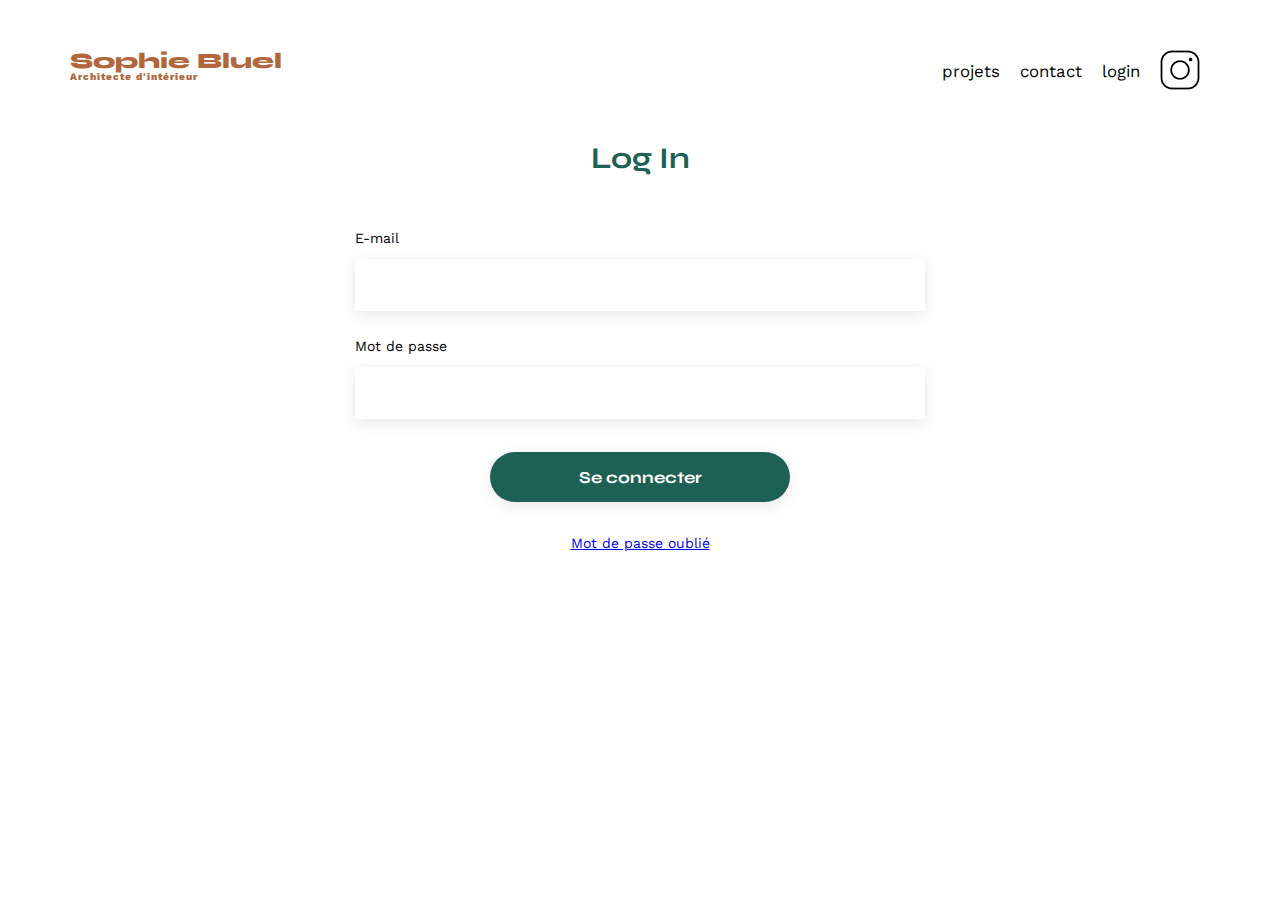
<file: FrontEnd/login.html>
<!DOCTYPE html>
<html lang="fr">
<head>
	<meta charset="UTF-8">
	<title>Sophie Bluel - Architecte d'intérieur</title>
	<meta name="viewport" content="width=device-width, initial-scale=1.0">
	<link rel="preconnect" href="https://fonts.googleapis.com">
	<link rel="preconnect" href="https://fonts.gstatic.com" crossorigin>
	<link href="https://fonts.googleapis.com/css2?family=Syne:wght@700;800&family=Work+Sans&display=swap" rel="stylesheet">
	<meta name="description" content="">
	<link rel="stylesheet" href="./assets/style.css">
	<script type="module" src="./js/login.js"></script>
</head>
<body>
	<header>
		<h1>Sophie Bluel <span>Architecte d'intérieur</span></h1>
		<nav>
			<ul>
				<li>projets</li>
				<li>contact</li>
				<li>login</li>
				<li><img src="./assets/icons/instagram.png" alt="Instagram"></li>
			</ul>
		</nav>
	</header>
	<main>
		<section id="login">
			<h2>Log In</h2>
			<form>
				<label for="email">E-mail</label>
				<input type="email" name="email" id="email" required>
				<label for="password">Mot de passe</label>
				<input type="password" name="password" id="password" required>
				<input type="submit" value="Se connecter">
				<p><a href="#">Mot de passe oublié </a></p>
			</form>
		</section>
	</main>	
</body>
</html>
</file>
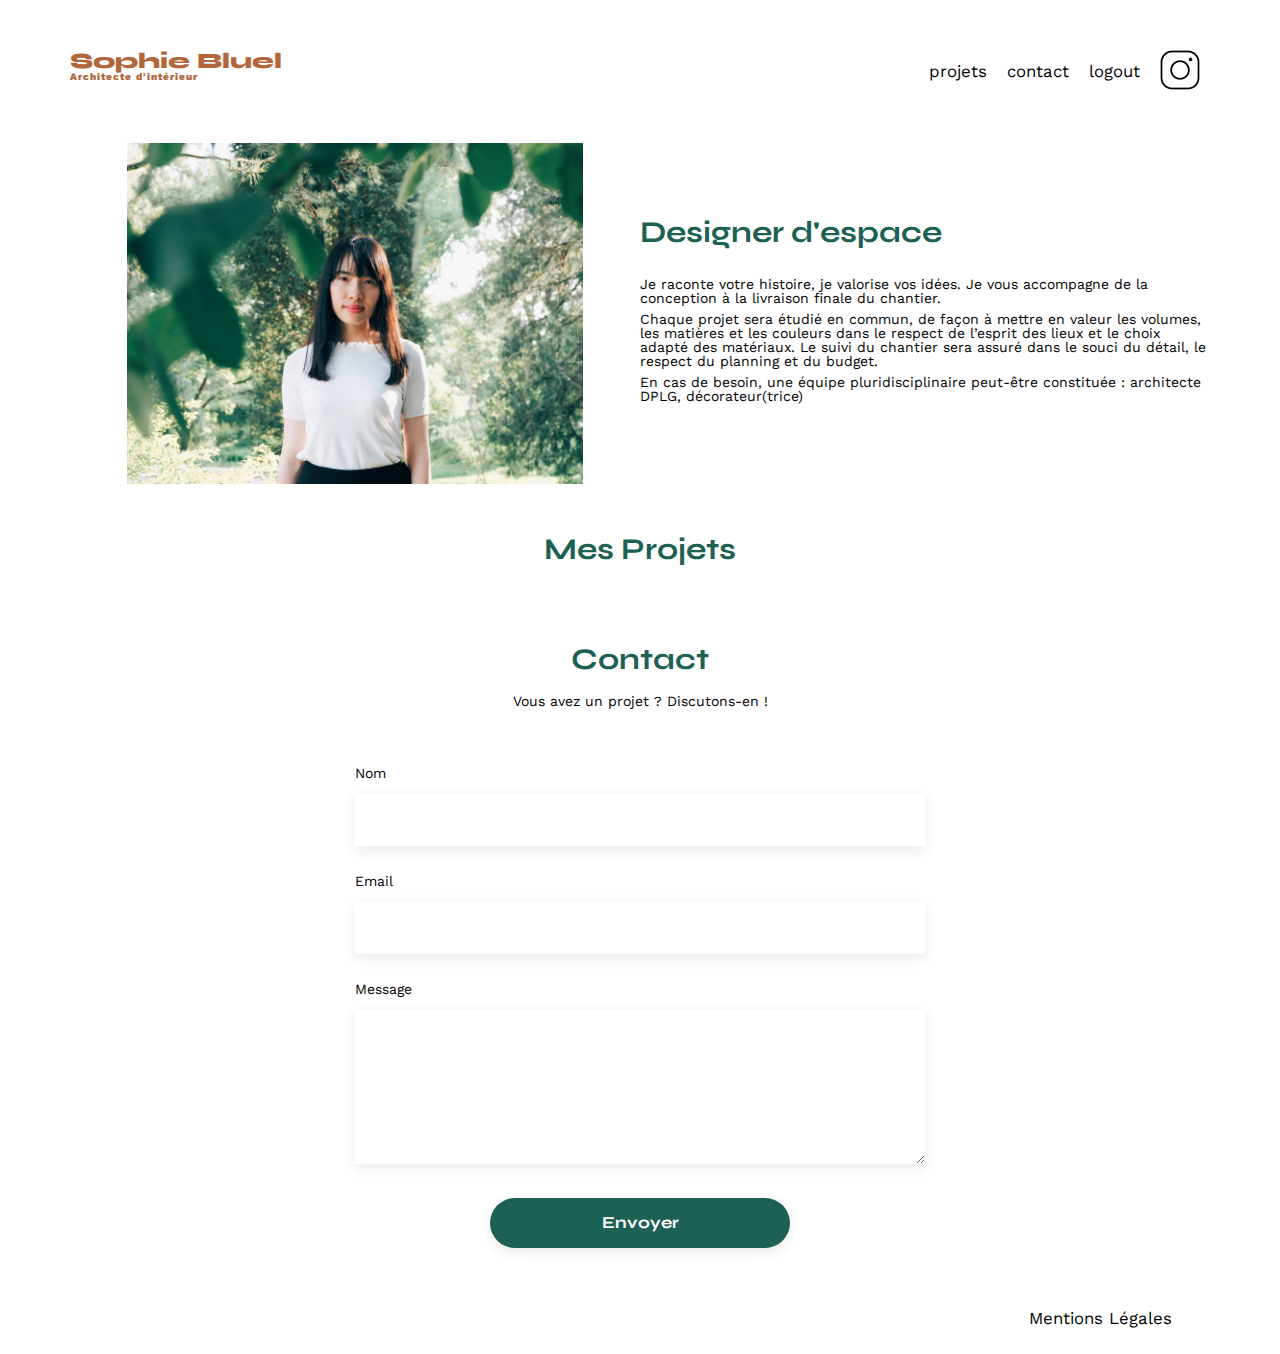
<file: FrontEnd/logout.html>
<!DOCTYPE html>
<html lang="fr">
<head>
	<meta charset="UTF-8">
	<title>Sophie Bluel - Architecte d'intérieur</title>
	<meta name="viewport" content="width=device-width, initial-scale=1.0">
	<link rel="preconnect" href="https://fonts.googleapis.com">
	<link rel="preconnect" href="https://fonts.gstatic.com" crossorigin>
	<link href="https://fonts.googleapis.com/css2?family=Syne:wght@700;800&family=Work+Sans&display=swap" rel="stylesheet">
	<meta name="description" content="">
	<link rel="stylesheet" href="./assets/style.css">
	<script type="module" src="./js/script.js"></script>
</head>
<body>
<header>
	<h1>Sophie Bluel <span>Architecte d'intérieur</span></h1>
	<nav>
		<ul>
			<li>projets</li>
			<li>contact</li>
			<li>logout</li>
			<li><img src="./assets/icons/instagram.png" alt="Instagram"></li>
		</ul>
	</nav>
</header>
<main>
	<section id="introduction">
		<figure>
			<img src="./assets/images/sophie-bluel.png" alt="">
		</figure>
		<article>
			<h2>Designer d'espace</h2>
			<p>Je raconte votre histoire, je valorise vos idées. Je vous accompagne de la conception à la livraison finale du chantier.</p>
			<p>Chaque projet sera étudié en commun, de façon à mettre en valeur les volumes, les matières et les couleurs dans le respect de l’esprit des lieux et le choix adapté des matériaux. Le suivi du chantier sera assuré dans le souci du détail, le respect du planning et du budget.</p>
			<p>En cas de besoin, une équipe pluridisciplinaire peut-être constituée : architecte DPLG, décorateur(trice)</p>
		</article>
	</section>
	<section id="portfolio">
		<h2>Mes Projets</h2>		
	<div class="gallery">		
	</div>
	</section>
	<section id="contact">
		<h2>Contact</h2>
		<p>Vous avez un projet ? Discutons-en !</p>
		<form action="#" method="post">
			<label for="name">Nom</label>
			<input type="text" name="name" id="name">
			<label for="email">Email</label>
			<input type="email" name="email" id="email">
			<label for="message">Message</label>
			<textarea name="message" id="message" cols="30" rows="10"></textarea>
			<input type="submit" value="Envoyer">
		</form>
	</section>
</main>

<footer>
	<nav>
		<ul>
			<li>Mentions Légales</li>
		</ul>
	</nav>
</footer>

</body>
</html>
</file>
<file: FrontEnd/assets/style.css>
/* http://meyerweb.com/eric/tools/css/reset/
   v2.0 | 20110126
   License: none (public domain)
*/

html, body, div, span, applet, object, iframe,
h1, h2, h3, h4, h5, h6, p, blockquote, pre,
a, abbr, acronym, address, big, cite, code,
del, dfn, em, img, ins, kbd, q, s, samp,
small, strike, strong, sub, sup, tt, var,
b, u, i, center,
dl, dt, dd, ol, ul, li,
fieldset, form, label, legend,
table, caption, tbody, tfoot, thead, tr, th, td,
article, aside, canvas, details, embed,
figure, figcaption, footer, header, hgroup,
menu, nav, output, ruby, section, summary,
time, mark, audio, video {
	margin: 0;
	padding: 0;
	border: 0;
	font-size: 100%;
	font: inherit;
	vertical-align: baseline;
}
/* HTML5 display-role reset for older browsers */
article, aside, details, figcaption, figure,
footer, header, hgroup, menu, nav, section {
	display: block;
}
body {
	line-height: 1;
}
ol, ul {
	list-style: none;
}
blockquote, q {
	quotes: none;
}
blockquote:before, blockquote:after,
q:before, q:after {
	content: '';
	content: none;
}
table {
	border-collapse: collapse;
	border-spacing: 0;
}
/** end reset css**/
body {
	max-width: 1140px;
	margin:auto;
	font-family: 'Work Sans' ;
	font-size: 14px;
}
header {
	display: flex;
	justify-content: space-between;
	margin: 50px 0
}
section {
	margin: 50px 0
}

h1{
	display: flex;
	flex-direction: column;
	font-family: 'Syne';
	font-size: 22px;
	font-weight: 800;
	color: #B1663C
}

h1 > span {
	font-family: 'Work Sans';
	font-size:10px;
	letter-spacing: 0.1em;
;
}

h2{
	font-family: 'Syne';
	font-weight: 700;
	font-size: 30px;
	color: #1D6154
}
nav ul {
	display: flex;
	align-items: center;
	list-style-type: none;

}
nav li {
	padding: 0 10px;
	font-size: 1.2em;
}

li:hover {
	color: #B1663C;
}
#introduction {
	display: flex;
	align-items: center;
}
#introduction figure {
	flex: 1
}
#introduction img {
	display: block;
	margin: auto;
	width: 80%;
}

#introduction article {
	flex: 1
}
#introduction h2 {
	margin-bottom: 1em;
}

#introduction p {
	margin-bottom: 0.5em;
}
#portfolio h2 {
	text-align: center;
	margin-bottom: 1em;
}
.gallery {
	width: 100%;
	display: grid;
	grid-template-columns: 1fr 1fr 1fr;
	grid-column-gap: 20px;
	grid-row-gap: 20px;
}

.gallery img {
	width: 100%;
	max-height: 488px;

}
#contact, #login {
	width: 50%;
	margin: auto;
}
#contact > *, #login > * {
	text-align: center;
}

#contact h2, #login h2{
	margin-bottom: 20px;
}
#contact form, #login form, .addWorks form {
	text-align: left;
	margin-top:30px;
	display: flex;
	flex-direction: column;
}

#contact input, #login input, .deleteWorks input, .addWorks input, .addWorks select {
	height: 50px;
	font-size: 1.2em;
	border: none;
	box-shadow: 0px 4px 14px rgba(0, 0, 0, 0.09);
}
#contact label, #login label {
	margin: 2em 0 1em 0;
}
#contact textarea {
	border: none;
	box-shadow: 0px 4px 14px rgba(0, 0, 0, 0.09);
}

input[type="submit"], input[type="button"]{
	font-family: 'Syne';
	font-weight: 700;
	color: white;
	background-color: #1D6154;
	margin : 2em auto ;
	width: 300px;
	text-align: center;
	border-radius: 60px ;
}

footer nav ul {
	display: flex;
	justify-content: flex-end;
	margin: 2em
}

.filters {
	margin-top:20px;
	margin-bottom:20px;
	display: flex;
    flex-direction: row;
    justify-content: center;

}

.filter-title {
	top: 813px;
	left: 427px;
	gap: 0px;
	border-radius: 60px;
	border: 1px solid #1D6154 ;
	opacity: 0px;
	margin-right: 10px;
    padding: 15px;
	color: #1D6154;
	border-color: #1D6154;
	font-family: 'Syne';
	font-size: 16px;
}

.filter-selected {
	color: white;
	background-color: #1D6154;
}

#login p {
	text-align: center;
	
}


.modal {
	position: fixed;
	display: flex;
	align-items: center;
	justify-content: center;
	top: 10%;
  	left: 30%;
	background-color: rgba(0, 0, 0, 0.08); 	

}

.modal-wrapper {
	overflow-y: auto;
	width: 630px;
	height: 780px;
	max-width: calc(100vw - 20px);
	background-color: #fff;
	padding: 30px;
}

#portfolio #editProject {
	display: flex; 
	justify-content: center;
  }
  
  #portfolio .fa-edit {
	margin-top: 12px; 
	padding-left: 20px;
	padding-right: 5px;
  }

  #navBar  {
	justify-content: space-between;
	display: flex; 
  }

 
  .fa-close, .fa-arrow-left{
	font-size: 30px;
	
  }

  .images {
	display: flex; 
	justify-content: flex-start;	
	flex-wrap: wrap;

	
  }


  .images img {
	display: block;
	width: 100%;
	height: 100%;
  }

  .deleteWorks {
	display: flex ;	
	flex-direction: column;	
	
  }

  hr {	
	width: 100% ;
  }

.imageItem { 
	width: 17%;	
	padding-bottom: 20px;	
	position: relative; 
	margin-left: 10px;
}

.imageItem img { 
	display: block; 
}

.imageItem .fa-trash {
	position: absolute; 
	top: 5px;
	right:5px;
	color: white;	
	background-color: black;
	padding: 3px;
}

.image {
	display: flex ;	
	flex-direction: column;	
	background-color:#E8F1F6;
	align-items: center;
}

#upload {
	display: flex ;	
	flex-direction: column;	
	align-items: center;
	padding: 40px;
}

#imagePreview {
	max-height: 200px ;
}

.addWorks form label {
	margin-bottom: 10px;
}

.addWorks form  > * {
	margin-bottom: 30px;
}

#upload .fa-image {
	background-color:#E8F1F6;
	color:#C4C4C4;
	font-size: 76px;
}

#upload input[type="button"] {
	background-color:#C4C4C4;
	color: #306685;
}

#editionMode{
	background-color: black;
	color: white;
	margin-bottom: 20px;
	width: 100%;
	height:60px;
	display: flex;
	align-items: center;
	justify-content: center;

}

#editionMode .fa-edit{
	padding-right: 5px;
}


#fileId {
	opacity:  0;
}
</file>
